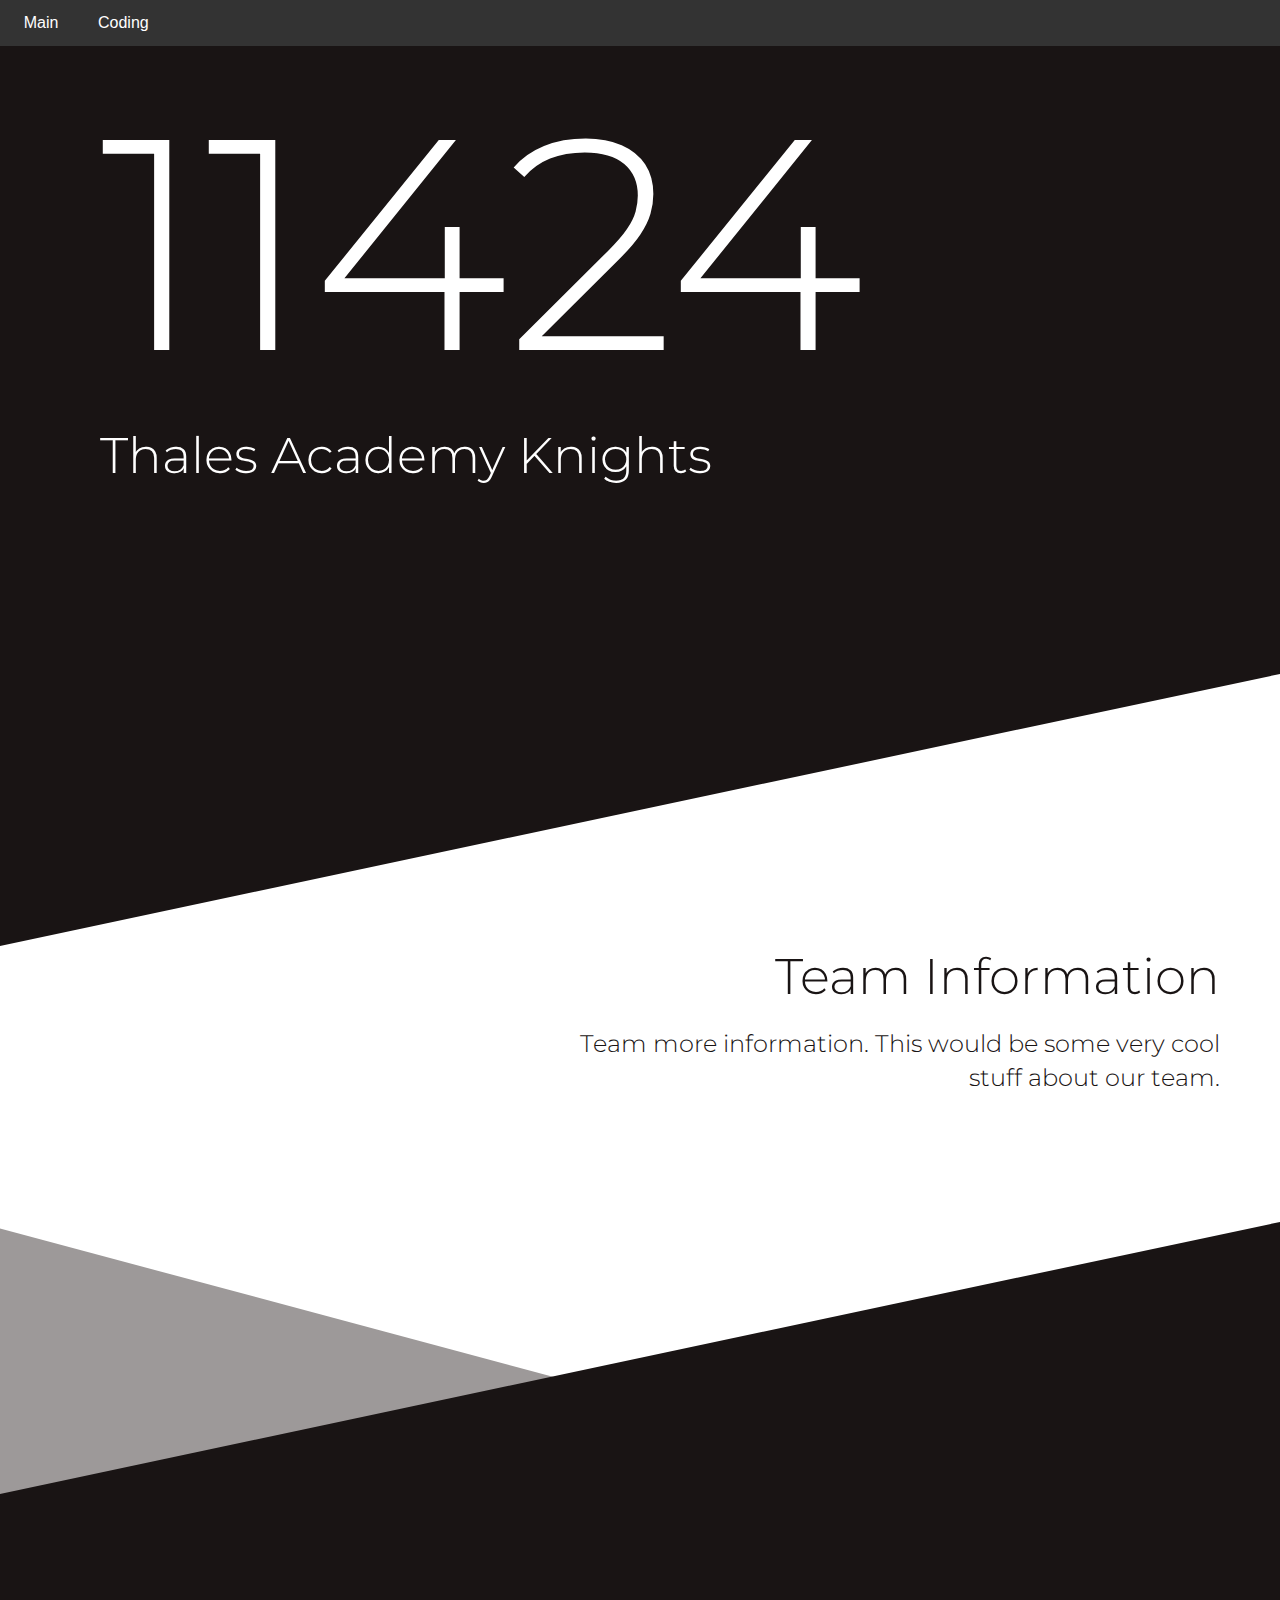
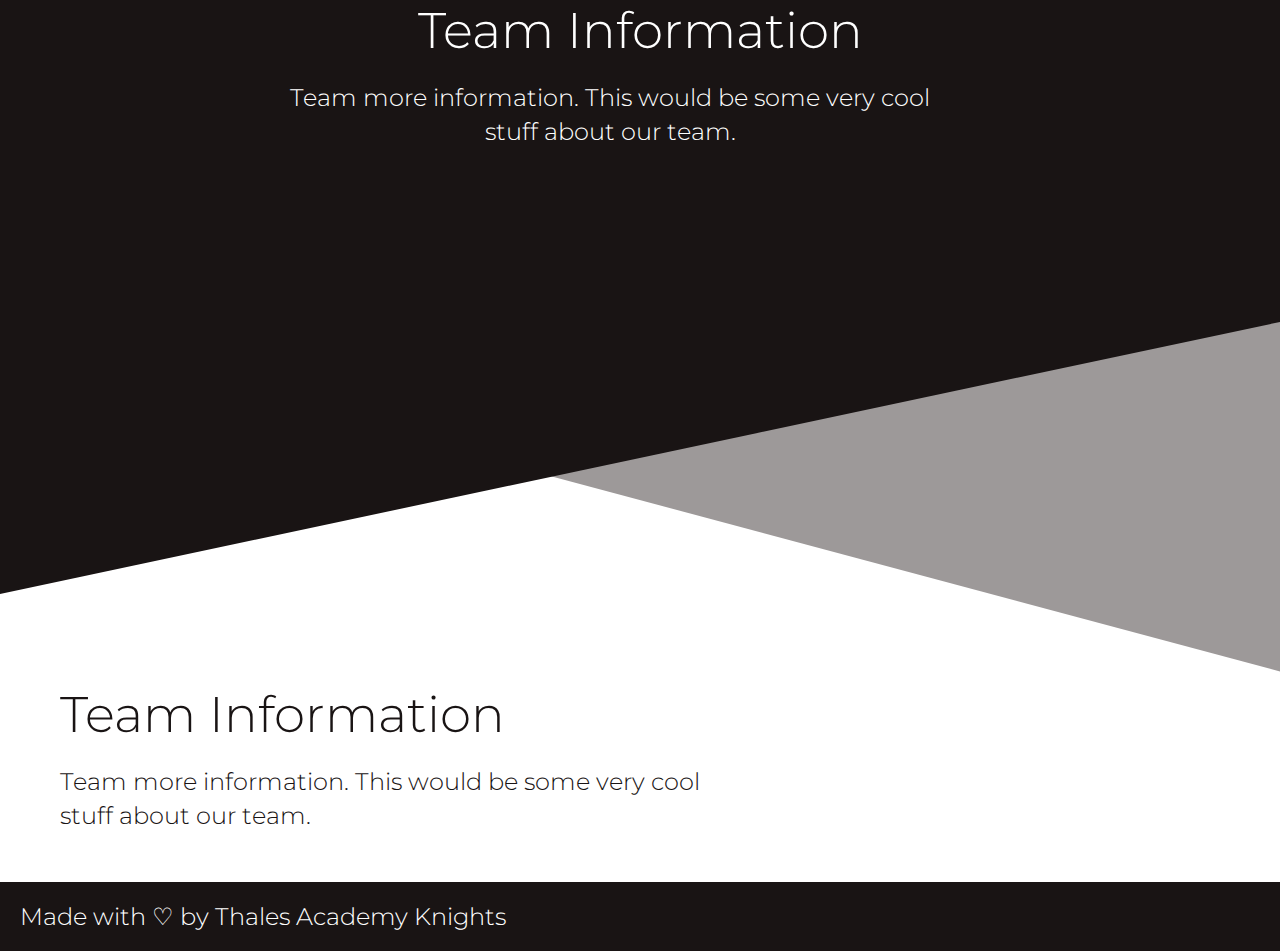
<file: index.html>
<!DOCTYPE html>
<html lang="en">
    <head>
        <link href="https://fonts.googleapis.com/css?family=Montserrat:300" rel="stylesheet">
        <link href="main.css" rel="stylesheet" type="text/css">
        <meta charset="UTF-8">
        <meta name="viewport" content="width=device-width, initial-scale=1.0">
        <meta http-equiv="X-UA-Compatible" content="ie=edge">
        <title> Thales Academy Knights </title>
        <link rel="shortcut icon" type="image/x-icon" href="favicon.ico">
    </head>

	<body>
	<div class="navbar">
                    <a href="index.html">Main</a>
			<a href="coding.html">Coding</a>
                 </div> 
        <div class="main-topic">
            11424
            <div class="subtext">Thales Academy Knights</div>
        </div>
        <div class="header"></div>
        <div id="accent-diagonal"></div>
         </div> 
         </div> 

        <div class="feature-area">
            <a class="text-black subtext feature-area-topic">Team Information</a>
            <a class="text-black feature-area-text" style="margin-bottom: 400px;">Team more information. This would be some very cool stuff about our team.</a>
        </div>
        <div class="diagonal-right"></div>
        <div id="webcc-feature" class="feature-area">
            <a class="text-white subtext" style="margin: 0 auto;">Team Information</a>
            <a class="text-white feature-area-text" id="webcc-feature-text">Team more information. This would be some very cool stuff about our team.</a>
        </div>
        <div class="feature-area" style="margin-top: 90px;">
            <a class="text-black subtext feature-area-topic content-left">Team Information</a>
            <a class="text-black feature-area-text content-left">Team more information. This would be some very cool stuff about our team.</a>
        </div>
        <div class="footer text-white">
            <a style="margin-left: 0 auto;">Made with ♡ by Thales Academy Knights</a>
        </div>
    </body>
    
</html>
</file>
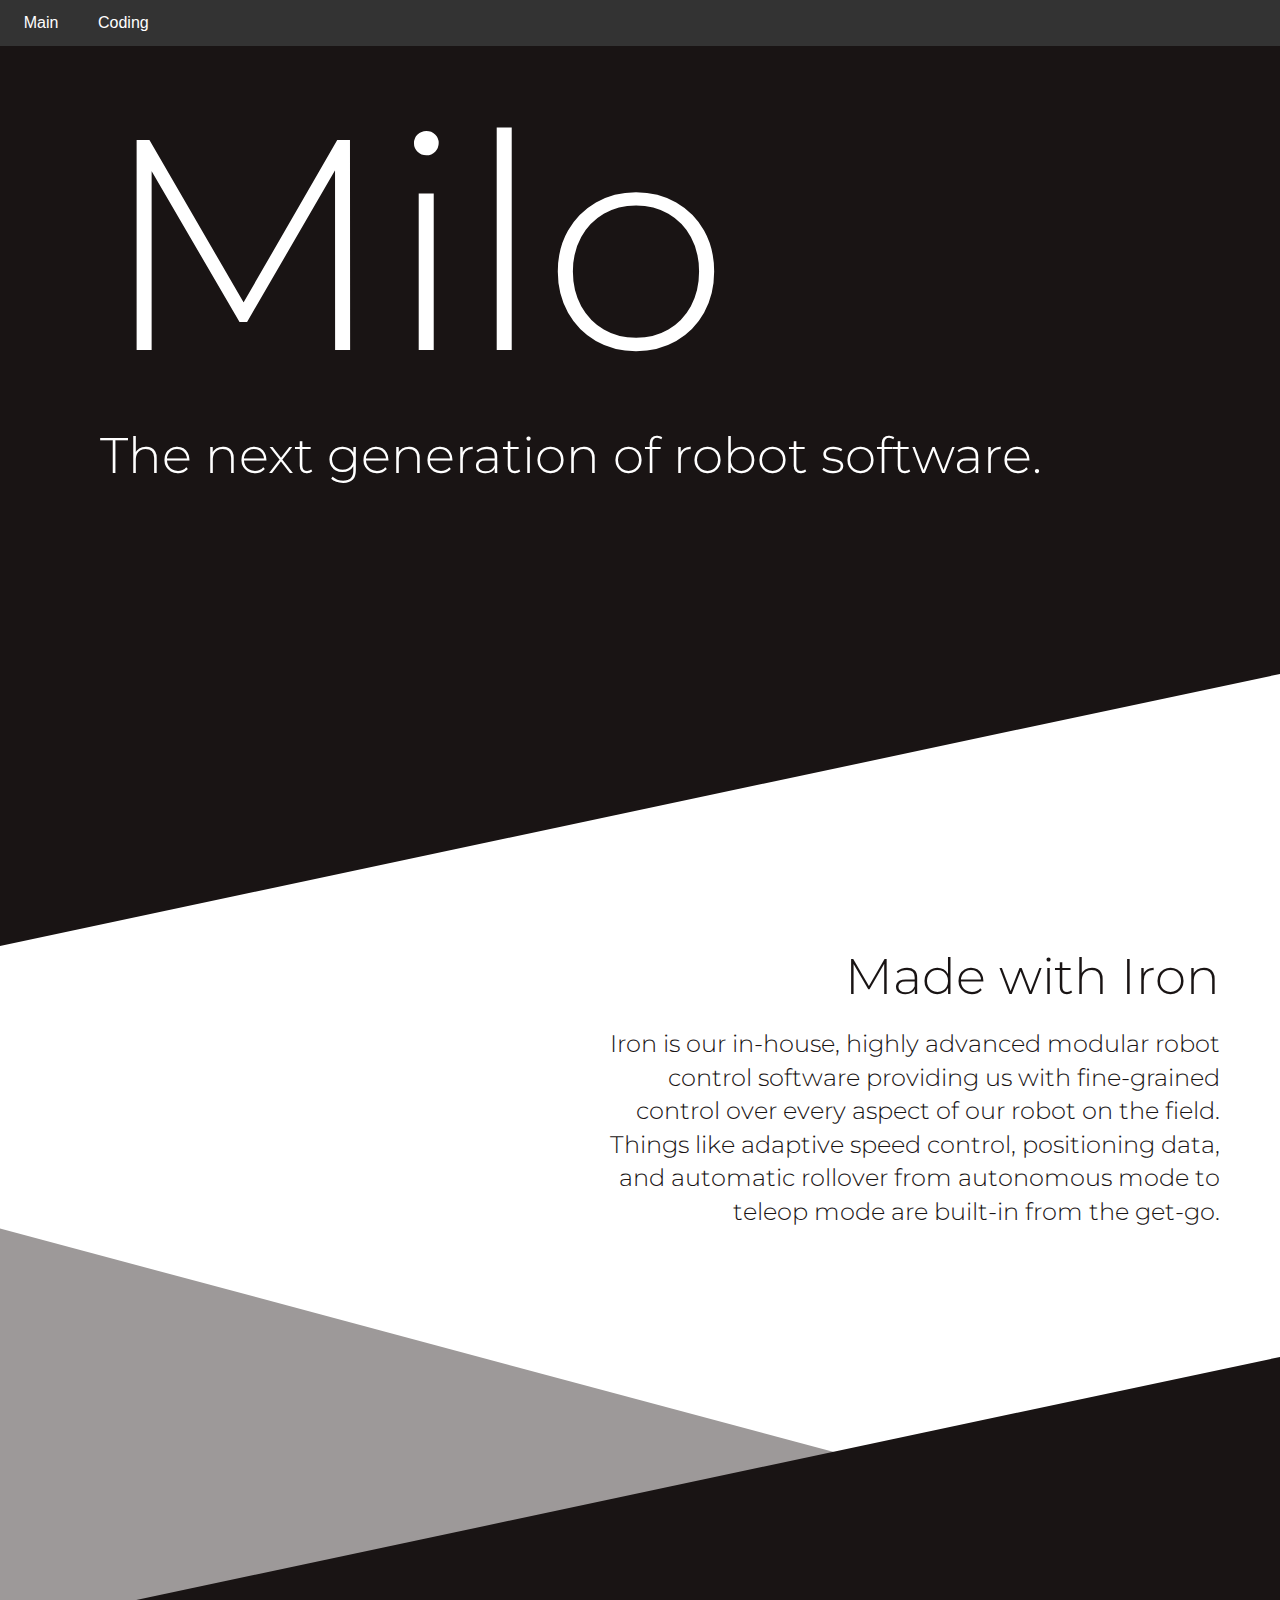
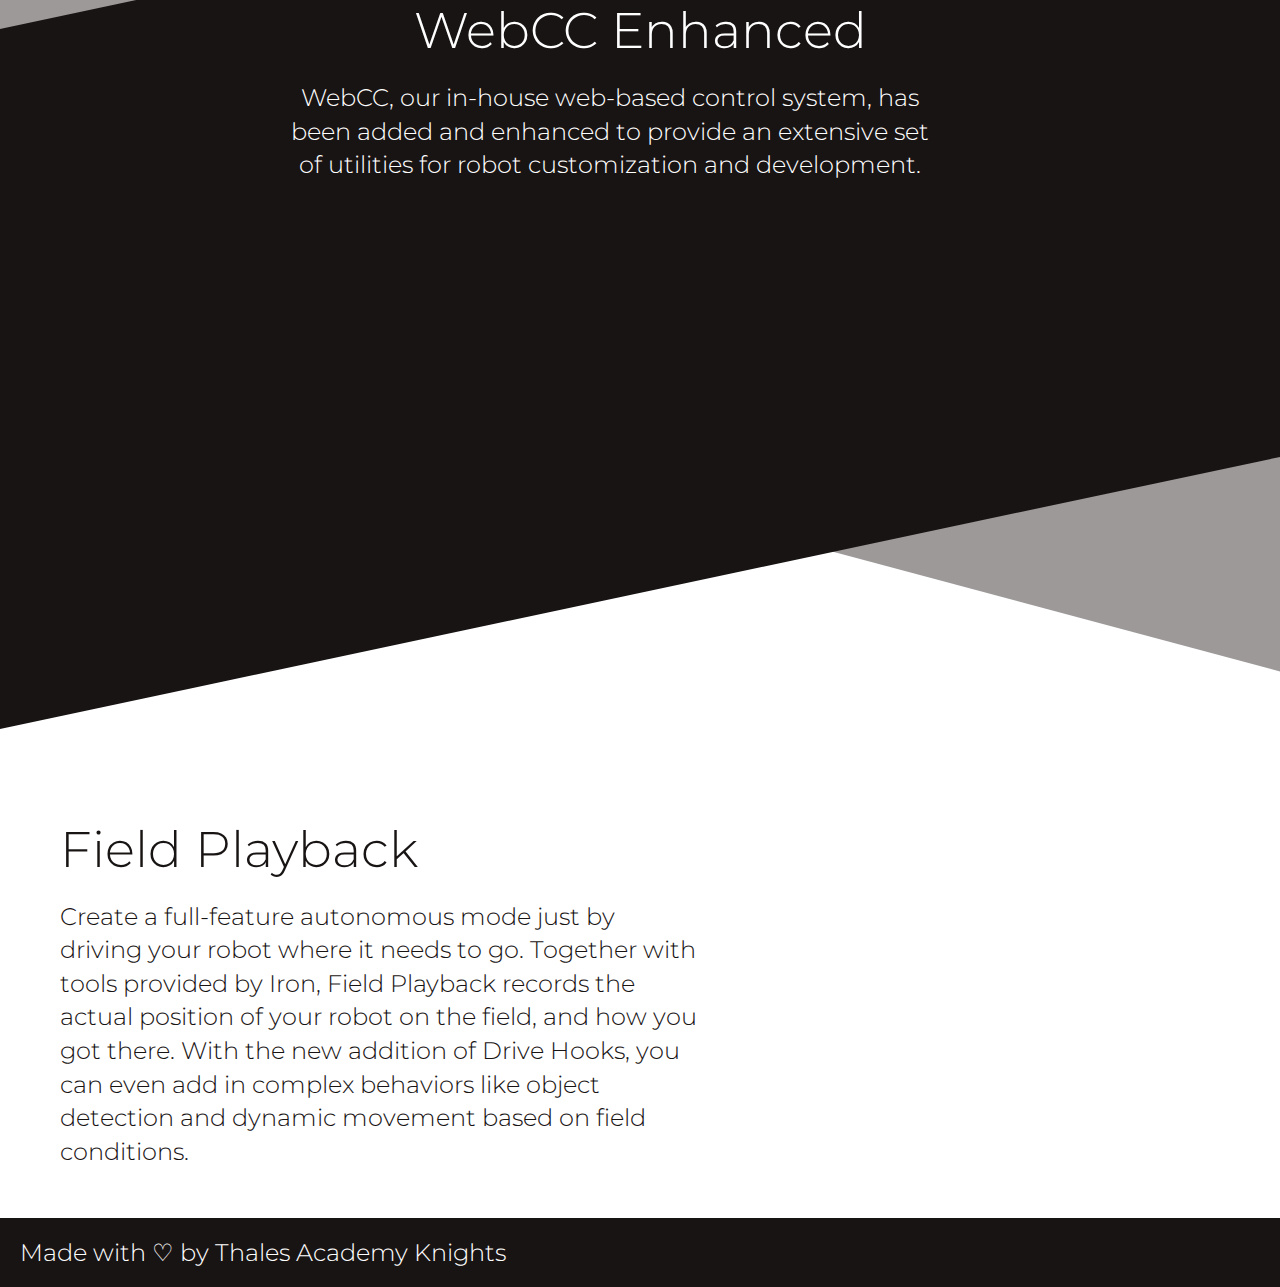
<file: coding.html>
<!DOCTYPE html>
<html lang="en">
    <head>
        <link href="https://fonts.googleapis.com/css?family=Montserrat:300" rel="stylesheet">
        <link href="main.css" rel="stylesheet" type="text/css">
        <meta charset="UTF-8">
        <meta name="viewport" content="width=device-width, initial-scale=1.0">
        <meta http-equiv="X-UA-Compatible" content="ie=edge">
        <title>Coding Team</title>
        <link rel="shortcut icon" type="image/x-icon" href="favicon.ico">
        
    </head>

	<body>
        <div class="navbar">
                    <a href="index.html">Main</a>
			<a href="coding.html">Coding</a>
                 </div> 
        <div class="main-topic">
            Milo
            <div class="subtext">The next generation of robot software.</div>
        </div>
        <div class="header"></div>
        <div id="accent-diagonal"></div>
        <div class="feature-area">
            <a class="text-black subtext feature-area-topic">Made with Iron</a>
            <a class="text-black feature-area-text" style="margin-bottom: 400px;">Iron is our in-house, highly advanced modular robot control software providing us with fine-grained control over every aspect of our robot on the field. Things like adaptive speed control, positioning data, and automatic rollover from autonomous mode to teleop mode are built-in from the get-go.</a>
        </div>
        <div class="diagonal-right"></div>
        <div id="webcc-feature" class="feature-area">
            <a class="text-white subtext" style="margin: 0 auto;">WebCC Enhanced</a>
            <a class="text-white feature-area-text" id="webcc-feature-text">WebCC, our in-house web-based control system, has been added and enhanced to provide an extensive set of utilities for robot customization and development.</a>
        </div>
        <div class="feature-area" style="margin-top: 90px;">
            <a class="text-black subtext feature-area-topic content-left">Field Playback</a>
            <a class="text-black feature-area-text content-left">Create a full-feature autonomous mode just by driving your robot where it needs to go. Together with tools provided by Iron, Field Playback records the actual position of your robot on the field, and how you got there. With the new addition of Drive Hooks, you can even add in complex behaviors like object detection and dynamic movement based on field conditions.</a>
        </div>
        <div class="footer text-white">
            <a style="margin-left: 0 auto;">Made with ♡ by Thales Academy Knights</a>
        </div>
    </body>
    
</html>
</file>
<file: main.css>
html, body {
    padding: 0;
    margin: 0;
    font-weight: 300;
}
.header {
    width: 100%;
    height: 900px;
    background: #191414; /*black, but a nice black.*/ 
    transform: skewY(-12DEG);
    transform-origin: 0;
    top:0;
}
.main-topic {
    position: absolute;
    z-index: 2;
    color: #191414;    
    color: #FFFFFF; 
    font-family: "Montserrat", sans-serif;
    font-size: 300px;
    left: 100px;
    top: 60px;
}
.subtext {
    font-size: 50px;
}
.text-black {
    color: #191414;
    font-family: "Montserrat", sans-serif;
}
.feature-area {
    width: 100%;
    display: flex;
    flex-direction: column;
}
.feature-area-topic {
    padding-right: 60px;
    margin-left: auto;
}
.feature-area-text {
    padding-right: 60px;
    width: 50%;
    font-size: 24px;
    margin-left: auto;
    margin-top: 20px;
    text-align: right;
    line-height: 1.4em;
}
.diagonal-right {
    width: 100%;
    height: 700px;
    background: #191414; /*black, but a nice black.*/
    transform: skewY(-12DEG);
    transform-origin: 0;
}
#accent-diagonal {
    transform: skewY(15DEG);
    background: #9d9999;
    height: 700px;
    z-index: 0;
    position: absolute;
    top: 1400px;
    width: 100%;
}
#webcc-feature {
    justify-content: center;
    position: absolute;
    top: 1600px;
    color: white;
}
#webcc-feature-text {
    text-align: center;
    margin: 0 auto;
    margin-top: 20px;
}
.text-white {
    color: #FFFFFF;
    font-family: "Montserrat", sans-serif;
}
.content-left {
    padding-left: 60px;
    margin-left: 0;
    margin-right: auto;
    text-align: left;
}
.footer {
    background: #191414;
    box-sizing: border-box;
    padding: 20px;
    font-size: 24px;
    width: 100%;
    margin-top: 50px;
}
#love-footer {
    float: right;
}
	.navbar {
position: absolute;        
  z-index: 5;
  overflow: hidden;
  width: inherit;
  background-color: #333;
  font-family: Arial;
  position: sticky;
  position: -webkit-sticky;
}

/* Links inside the navbar */
 .navbar a {
  z-index: 6;	 
  float: left;
  font-size: 16px;
  color: white;
  text-align: center;
  padding: 14px 16px;
  text-decoration: none;   
  width: 50px; 
}
</file>
